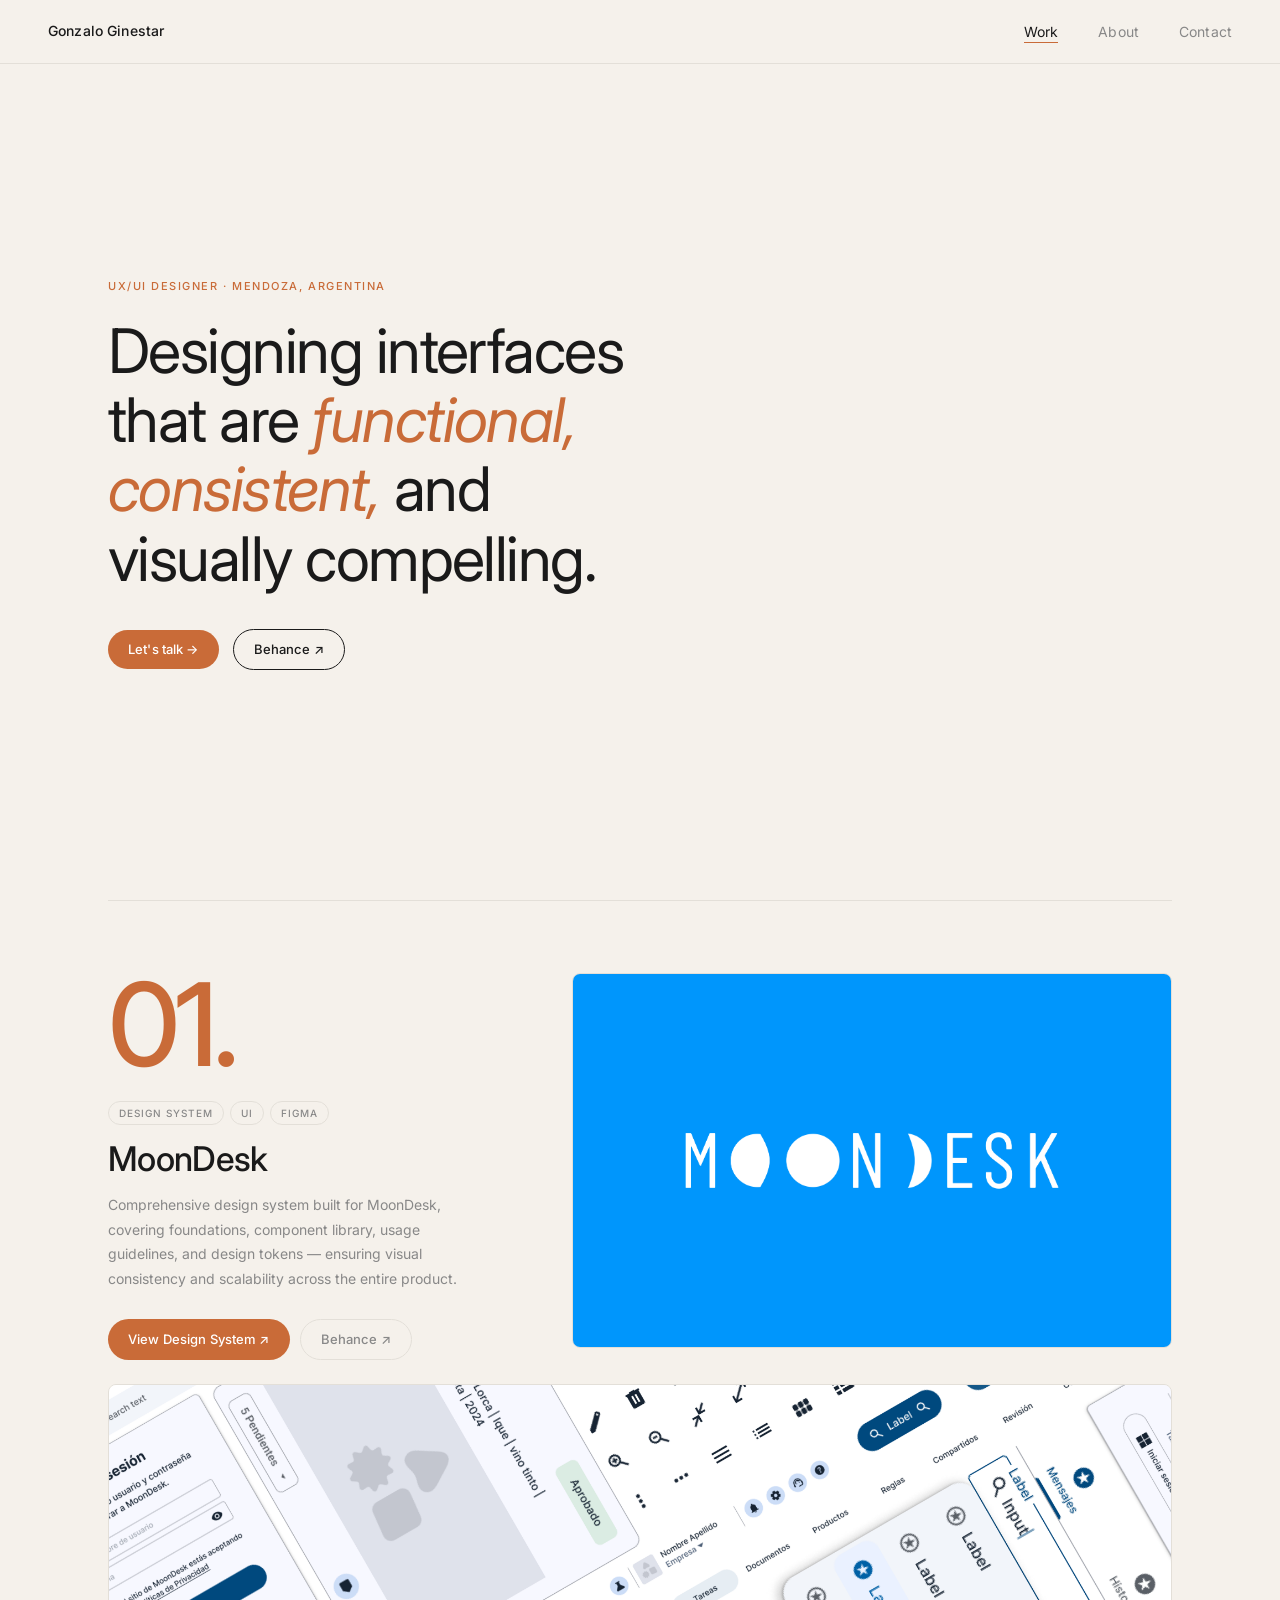
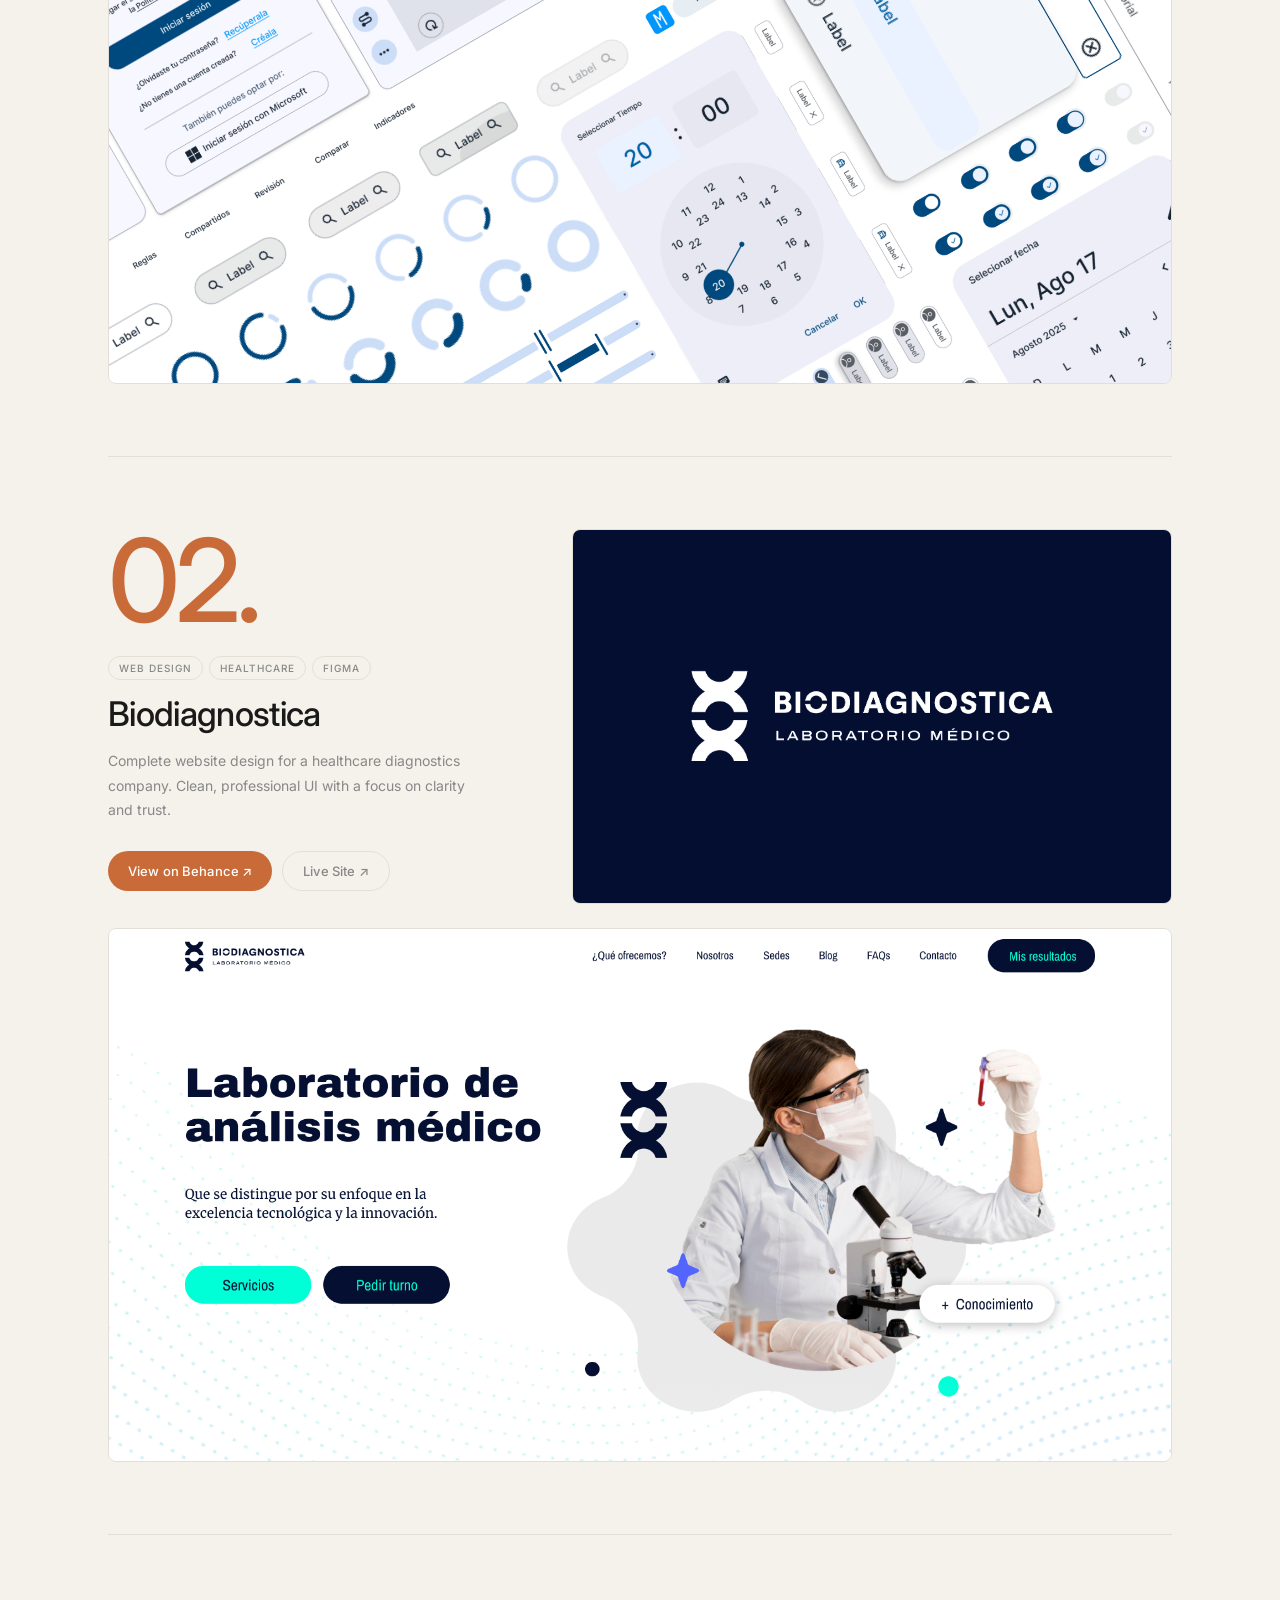
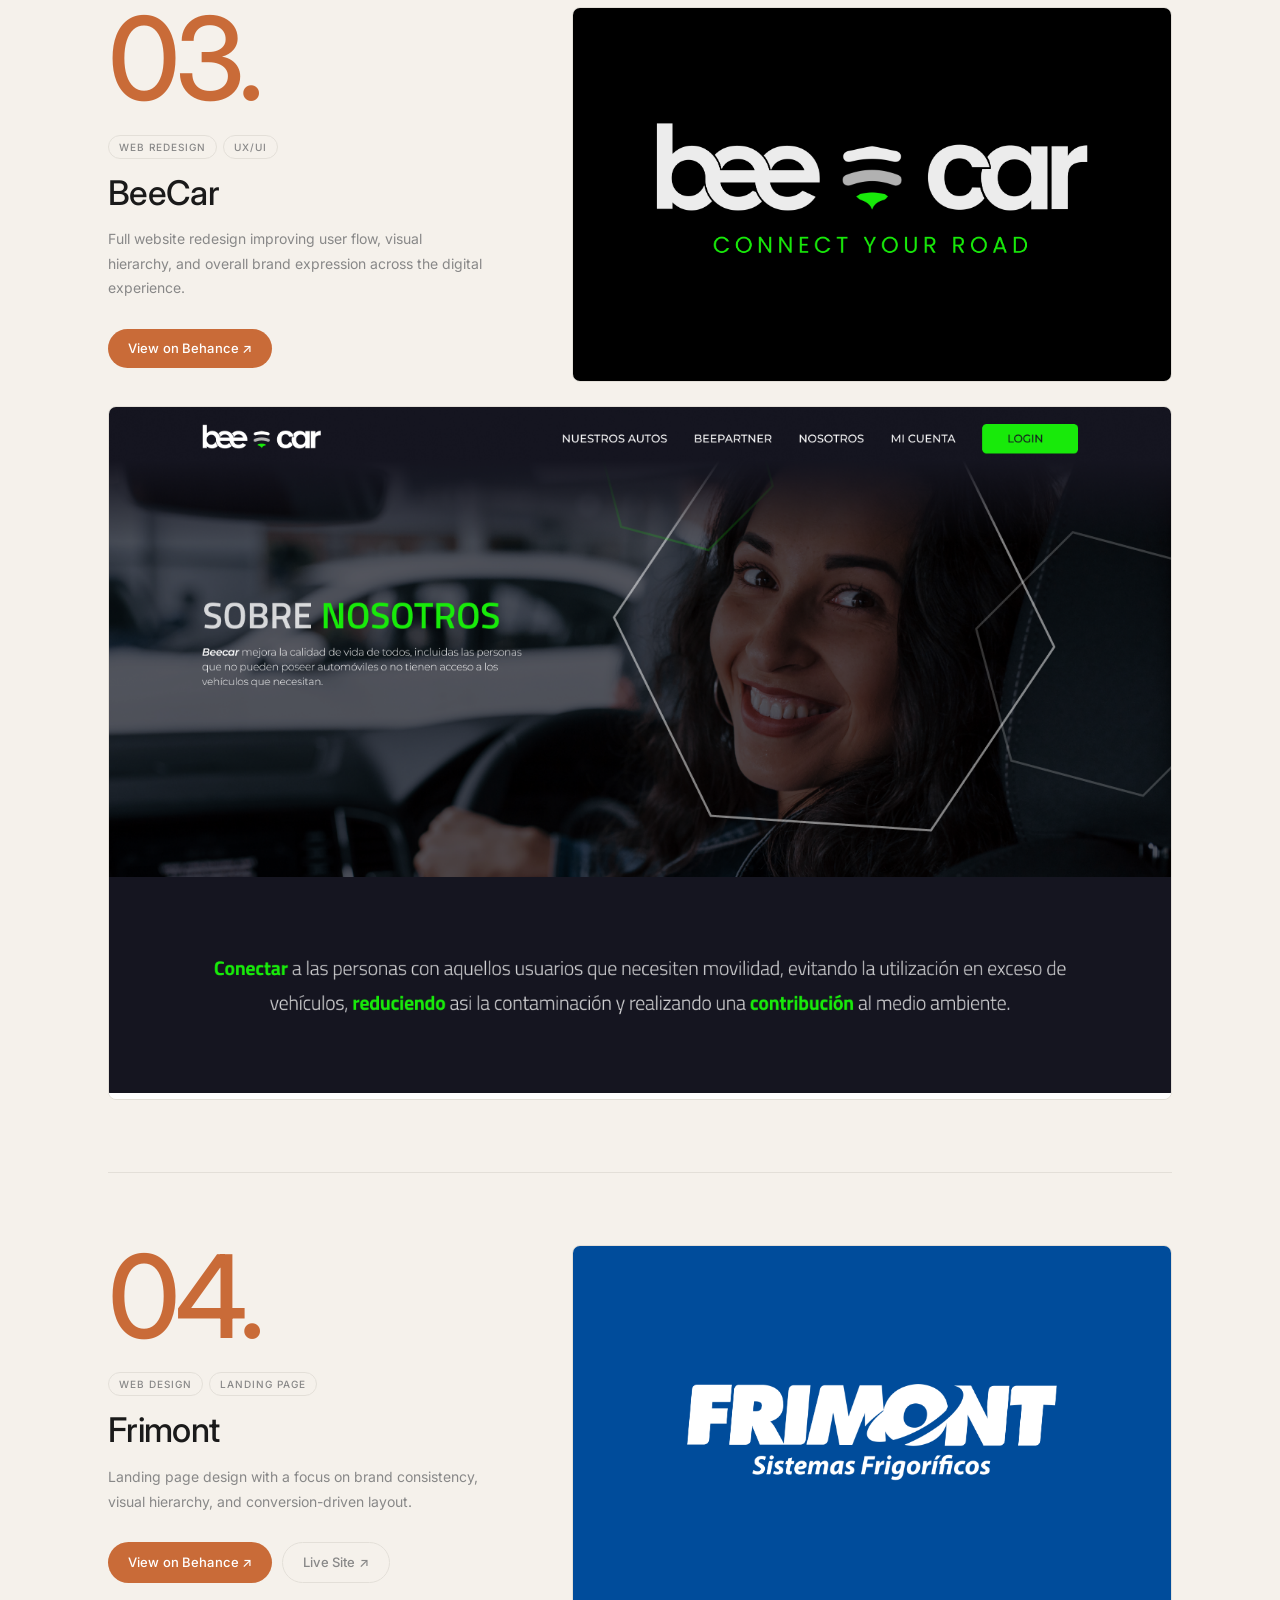
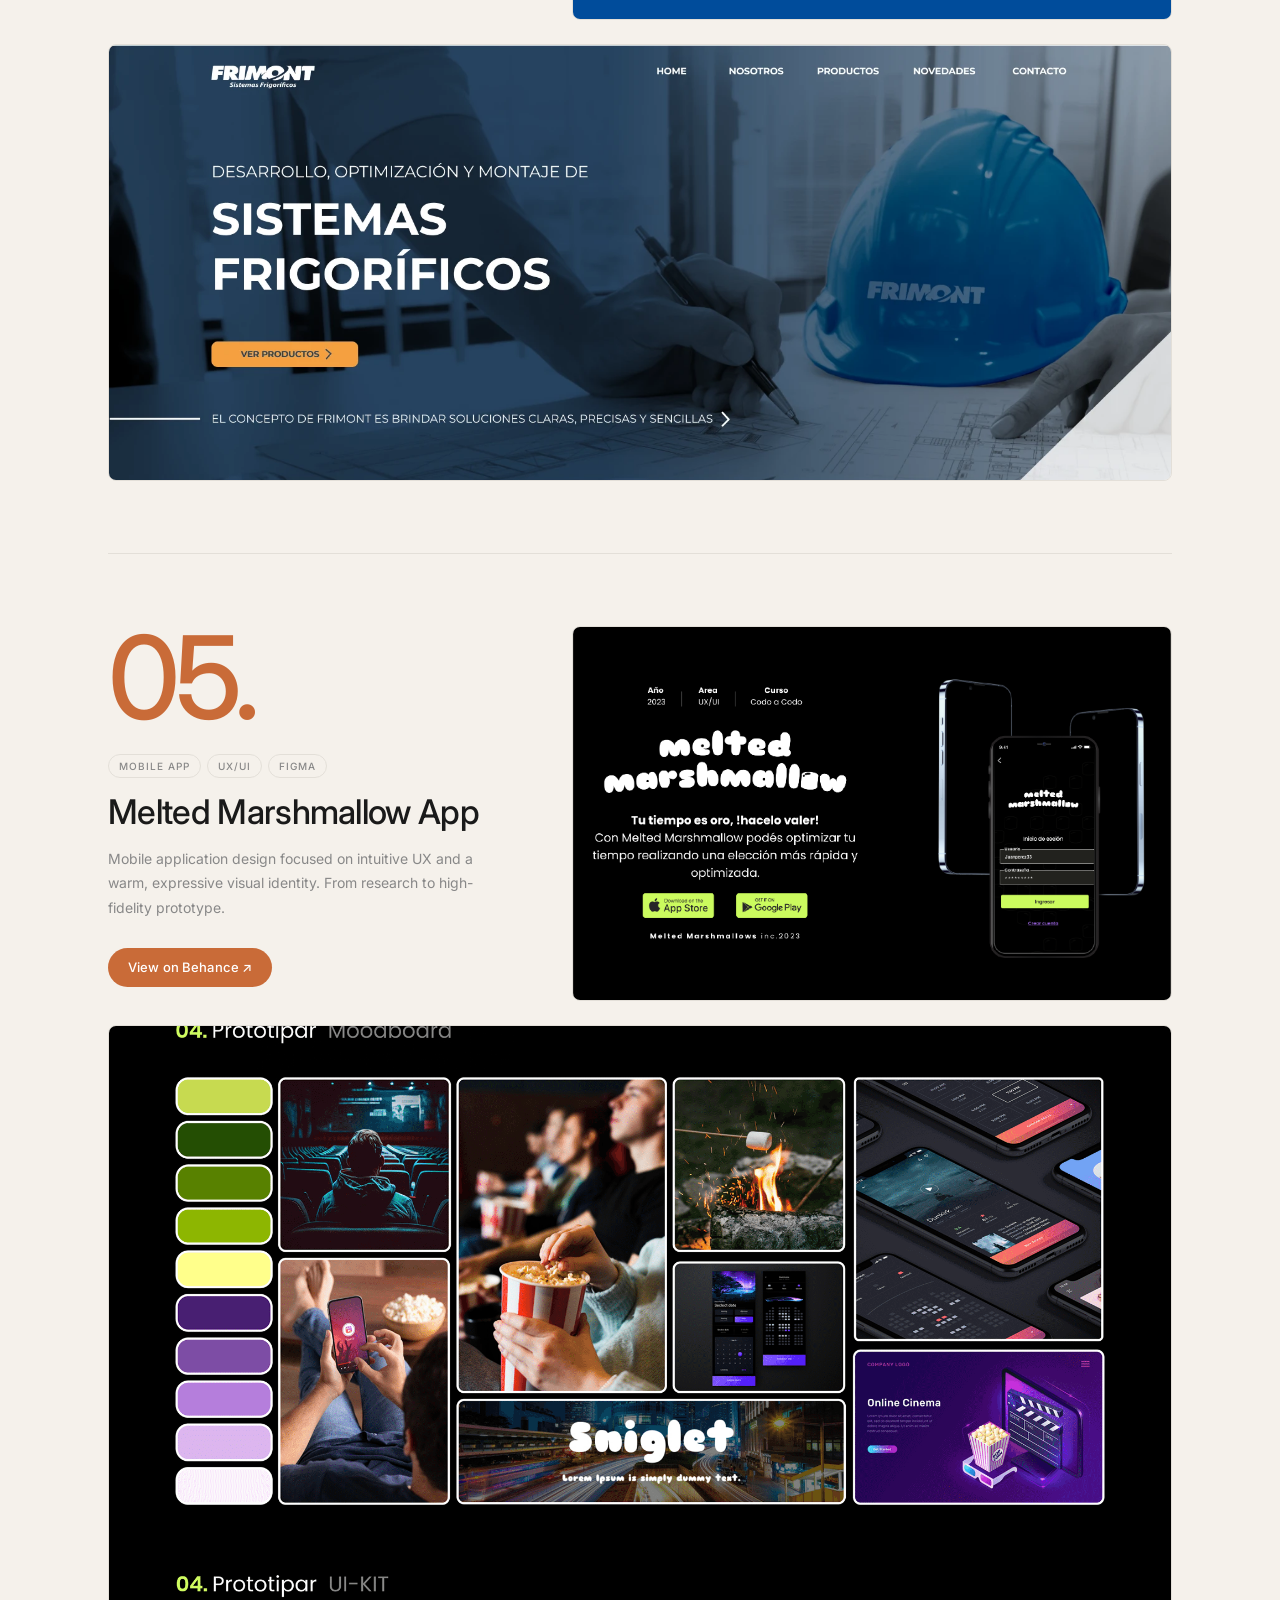
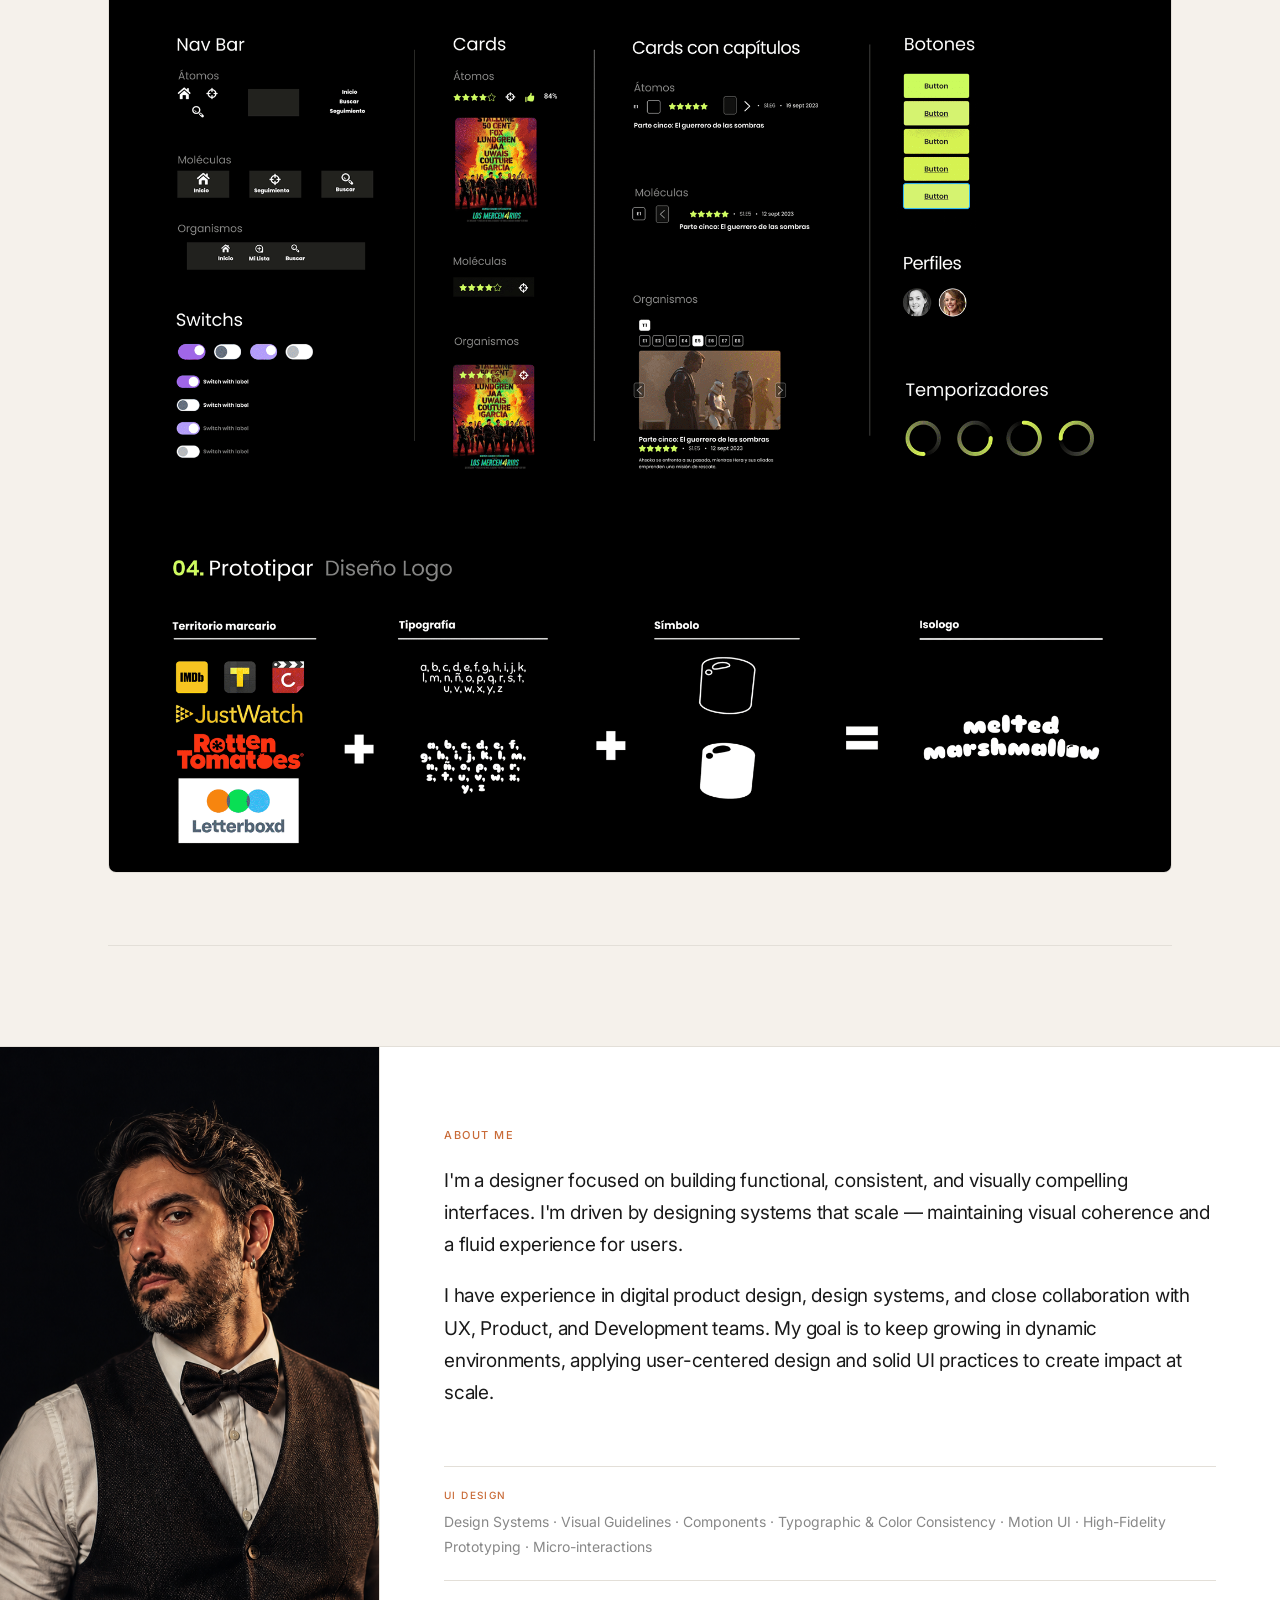
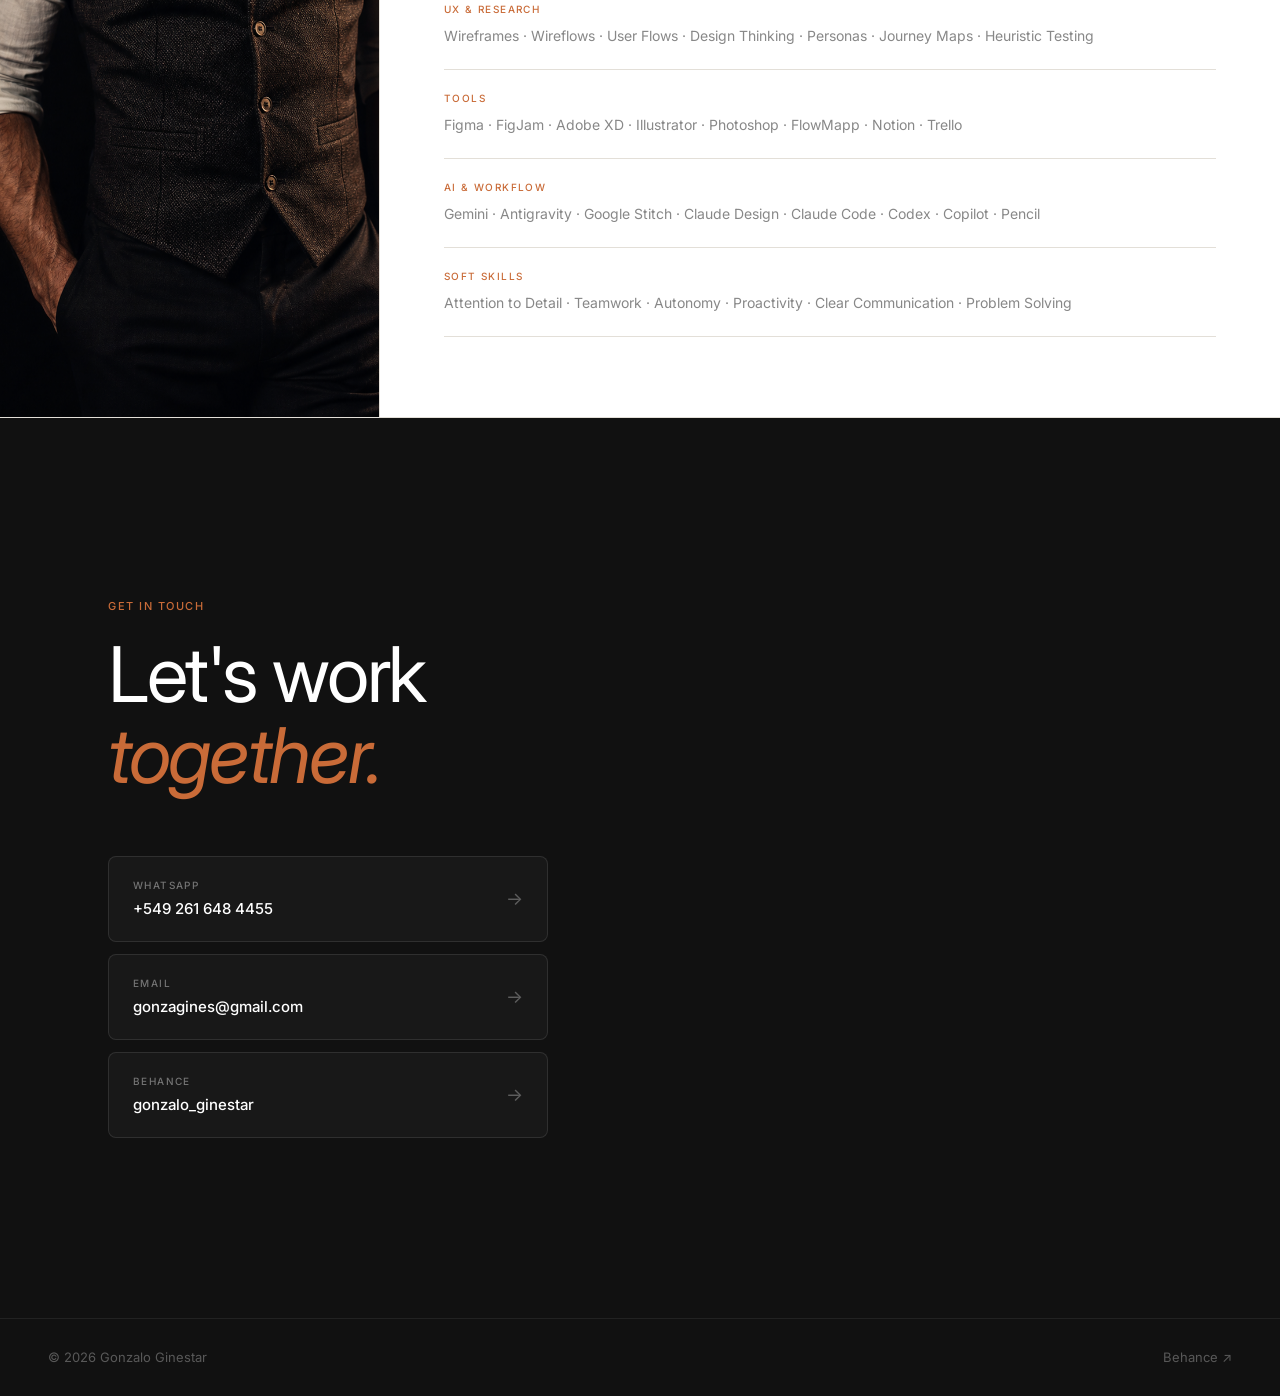
<file: index.html>
<!DOCTYPE html>
<html lang="en">
<head>
  <meta charset="UTF-8">
  <meta name="viewport" content="width=device-width, initial-scale=1.0">
  <title>Gonzalo Ginestar — UX/UI Designer</title>
  <meta name="description" content="UX/UI Designer specializing in digital product design, design systems, and user-centered interfaces.">
  <link rel="preconnect" href="https://fonts.googleapis.com">
  <link rel="preconnect" href="https://fonts.gstatic.com" crossorigin>
  <link href="https://fonts.googleapis.com/css2?family=Inter:ital,wght@0,300;0,400;0,500;1,300;1,400&display=swap" rel="stylesheet">
  <link rel="stylesheet" href="css/style.css">
  <link rel="icon" type="image/svg+xml" href="favicon.svg">
</head>
<body>

  <!-- ── NAV ──────────────────────────────────────────────── -->
  <nav class="nav">
    <a href="#work" class="nav-logo">Gonzalo Ginestar</a>
    <button class="nav-toggle" aria-label="Toggle navigation">
      <span></span><span></span><span></span>
    </button>
    <ul class="nav-links">
      <li><a href="#work" class="active">Work</a></li>
      <li><a href="#about">About</a></li>
      <li><a href="#contact">Contact</a></li>
    </ul>
  </nav>


  <!-- ══════════════════════════════════════════════════════
       WORK
  ══════════════════════════════════════════════════════ -->
  <section id="work">

    <div class="hero">
      <span class="label hero-label">UX/UI Designer · Mendoza, Argentina</span>
      <h1 class="hero-title">
        Designing interfaces<br>
        that are <em>functional,<br>
        consistent,</em> and<br>
        visually compelling.
      </h1>
      <div class="hero-cta">
        <a href="#contact" class="btn btn-primary">Let's talk →</a>
        <a href="https://www.behance.net/gonzalo_ginestar" target="_blank" rel="noopener"
           class="btn btn-outline" style="margin-left:10px">Behance ↗</a>
      </div>
    </div>

    <div class="projects-list">

      <!-- ── 01 · MoonDesk ───────────────────────────────────── -->
      <article class="project-entry reveal">
        <div class="project-top">

          <div class="project-meta">
            <span class="project-number">01.</span>
            <div class="project-tags">
              <span class="tag">Design System</span>
              <span class="tag">UI</span>
              <span class="tag">Figma</span>
            </div>
            <h2 class="project-name">MoonDesk</h2>
            <p class="project-desc">
              Comprehensive design system built for MoonDesk, covering foundations,
              component library, usage guidelines, and design tokens — ensuring
              visual consistency and scalability across the entire product.
            </p>
            <div class="project-links">
              <a href="https://zeroheight.com/0b1aec34e"
                 target="_blank" rel="noopener" class="btn btn-primary">View Design System ↗</a>
              <a href="https://www.behance.net/gonzalo_ginestar"
                 target="_blank" rel="noopener" class="btn btn-secondary">Behance ↗</a>
            </div>
          </div>

          <div class="project-cover-main">
            <img src="images/MoonDesk%20-%20DS/Moondesk-portada.png"
                 alt="MoonDesk Design System — portada">
          </div>

        </div>
        <div class="project-gallery">
          <img src="images/MoonDesk%20-%20DS/Moondesk-hero.png"
               alt="MoonDesk Design System — hero">
        </div>
      </article>


      <!-- ── 02 · Biodiagnostica ──────────────────────────── -->
      <article class="project-entry reveal">
        <div class="project-top">

          <div class="project-meta">
            <span class="project-number">02.</span>
            <div class="project-tags">
              <span class="tag">Web Design</span>
              <span class="tag">Healthcare</span>
              <span class="tag">Figma</span>
            </div>
            <h2 class="project-name">Biodiagnostica</h2>
            <p class="project-desc">
              Complete website design for a healthcare diagnostics company.
              Clean, professional UI with a focus on clarity and trust.
            </p>
            <div class="project-links">
              <a href="https://www.behance.net/gallery/183936853/Diseno-Pagina-Web-Biodiagnostica"
                 target="_blank" rel="noopener" class="btn btn-primary">View on Behance ↗</a>
              <a href="https://biodiagnostica.com.ar"
                 target="_blank" rel="noopener" class="btn btn-secondary">Live Site ↗</a>
            </div>
          </div>

          <div class="project-cover-main">
            <img src="images/Biodiagnostica%20-%20WEB/biodiagnostica-portada.png"
                 alt="Biodiagnostica — portada">
          </div>

        </div>
        <div class="project-gallery">
          <img src="images/Biodiagnostica%20-%20WEB/biodiagnostica-hero.png"
               alt="Biodiagnostica — hero">
        </div>
      </article>


      <!-- ── 03 · BeeCar ──────────────────────────────────── -->
      <article class="project-entry reveal">
        <div class="project-top">

          <div class="project-meta">
            <span class="project-number">03.</span>
            <div class="project-tags">
              <span class="tag">Web Redesign</span>
              <span class="tag">UX/UI</span>
            </div>
            <h2 class="project-name">BeeCar</h2>
            <p class="project-desc">
              Full website redesign improving user flow, visual hierarchy,
              and overall brand expression across the digital experience.
            </p>
            <div class="project-links">
              <a href="https://www.behance.net/gallery/168432683/Rediseno-Web-Beecar"
                 target="_blank" rel="noopener" class="btn btn-primary">View on Behance ↗</a>
            </div>
          </div>

          <div class="project-cover-main">
            <img src="images/BeeCar%20-%20WEB/beecar-portada.png"
                 alt="BeeCar — portada">
          </div>

        </div>
        <div class="project-gallery">
          <img src="images/BeeCar%20-%20WEB/beecar-hero.png"
               alt="BeeCar — hero">
        </div>
      </article>


      <!-- ── 04 · Frimont ─────────────────────────────────── -->
      <article class="project-entry reveal">
        <div class="project-top">

          <div class="project-meta">
            <span class="project-number">04.</span>
            <div class="project-tags">
              <span class="tag">Web Design</span>
              <span class="tag">Landing Page</span>
            </div>
            <h2 class="project-name">Frimont</h2>
            <p class="project-desc">
              Landing page design with a focus on brand consistency,
              visual hierarchy, and conversion-driven layout.
            </p>
            <div class="project-links">
              <a href="https://www.behance.net/gallery/168433325/Diseno-pagina-Web-Frimont"
                 target="_blank" rel="noopener" class="btn btn-primary">View on Behance ↗</a>
              <a href="https://frimont.com"
                 target="_blank" rel="noopener" class="btn btn-secondary">Live Site ↗</a>
            </div>
          </div>

          <div class="project-cover-main">
            <img src="images/Frimont%20-%20WEB/Frimont-portada.png"
                 alt="Frimont — portada">
          </div>

        </div>
        <div class="project-gallery">
          <img src="images/Frimont%20-%20WEB/frimont-hero.png"
               alt="Frimont — hero">
        </div>
      </article>


      <!-- ── 05 · Melted Marshmallow ──────────────────────── -->
      <article class="project-entry reveal">
        <div class="project-top">

          <div class="project-meta">
            <span class="project-number">05.</span>
            <div class="project-tags">
              <span class="tag">Mobile App</span>
              <span class="tag">UX/UI</span>
              <span class="tag">Figma</span>
            </div>
            <h2 class="project-name">Melted Marshmallow App</h2>
            <p class="project-desc">
              Mobile application design focused on intuitive UX and a warm,
              expressive visual identity. From research to high-fidelity prototype.
            </p>
            <div class="project-links">
              <a href="https://www.behance.net/gallery/180407683/Melted-Marshmallow-APP"
                 target="_blank" rel="noopener" class="btn btn-primary">View on Behance ↗</a>
            </div>
          </div>

          <div class="project-cover-main">
            <img src="images/Melted%20Marshmallow%20-%20APP/melted-portada.png"
                 alt="Melted Marshmallow App — portada">
          </div>

        </div>
        <div class="project-gallery">
          <img src="images/Melted%20Marshmallow%20-%20APP/melted-hero.png"
               alt="Melted Marshmallow App — hero">
        </div>
      </article>

    </div>
  </section>


  <!-- ══════════════════════════════════════════════════════
       ABOUT
  ══════════════════════════════════════════════════════ -->
  <section id="about">
    <div class="about-inner">

      <!-- Foto -->
      <!-- Guardá tu foto como: images/gonzalo-profile.jpg -->
      <div class="about-photo-col">
        <img src="images/gonzalo-profile.png" alt="Gonzalo Ginestar"
             onerror="this.style.display='none'">
        <div class="about-photo-placeholder">GG</div>
      </div>

      <!-- Texto + skills -->
      <div class="about-content-col">

        <div class="reveal">
          <span class="label">About me</span>
          <div class="about-intro">
            <p>
              I'm a designer focused on building functional, consistent,
              and visually compelling interfaces. I'm driven by designing
              systems that scale — maintaining visual coherence and a fluid
              experience for users.
            </p>
            <p>
              I have experience in digital product design, design systems,
              and close collaboration with UX, Product, and Development teams.
              My goal is to keep growing in dynamic environments, applying
              user-centered design and solid UI practices to create impact at scale.
            </p>
          </div>
        </div>

        <div class="reveal reveal-delay-1">

          <div class="skill-group">
            <p class="skill-label">UI Design</p>
            <p class="skill-items">Design Systems · Visual Guidelines · Components · Typographic &amp; Color Consistency · Motion UI · High-Fidelity Prototyping · Micro-interactions</p>
          </div>

          <div class="skill-group">
            <p class="skill-label">UX &amp; Research</p>
            <p class="skill-items">Wireframes · Wireflows · User Flows · Design Thinking · Personas · Journey Maps · Heuristic Testing</p>
          </div>

          <div class="skill-group">
            <p class="skill-label">Tools</p>
            <p class="skill-items">Figma · FigJam · Adobe XD · Illustrator · Photoshop · FlowMapp · Notion · Trello</p>
          </div>

          <div class="skill-group">
            <p class="skill-label">AI &amp; Workflow</p>
            <p class="skill-items">Gemini · Antigravity · Google Stitch · Claude Design · Claude Code · Codex · Copilot · Pencil</p>
          </div>

          <div class="skill-group">
            <p class="skill-label">Soft Skills</p>
            <p class="skill-items">Attention to Detail · Teamwork · Autonomy · Proactivity · Clear Communication · Problem Solving</p>
          </div>

        </div>
      </div>

    </div>
  </section>


  <!-- ══════════════════════════════════════════════════════
       CONTACT
  ══════════════════════════════════════════════════════ -->
  <section id="contact">
    <div class="contact-inner">
      <span class="label reveal">Get in touch</span>
      <h2 class="contact-heading reveal reveal-delay-1">
        Let's work<br><em>together.</em>
      </h2>

      <div class="contact-cards reveal reveal-delay-2">

        <a href="https://wa.me/+5492616484455"
           target="_blank" rel="noopener" class="contact-card">
          <div class="contact-card-info">
            <span class="contact-type">WhatsApp</span>
            <span class="contact-value">+549 261 648 4455</span>
          </div>
          <span class="contact-arrow">→</span>
        </a>

        <a href="mailto:gonzagines@gmail.com" class="contact-card">
          <div class="contact-card-info">
            <span class="contact-type">Email</span>
            <span class="contact-value">gonzagines@gmail.com</span>
          </div>
          <span class="contact-arrow">→</span>
        </a>

        <a href="https://www.behance.net/gonzalo_ginestar"
           target="_blank" rel="noopener" class="contact-card">
          <div class="contact-card-info">
            <span class="contact-type">Behance</span>
            <span class="contact-value">gonzalo_ginestar</span>
          </div>
          <span class="contact-arrow">→</span>
        </a>

      </div>
    </div>
  </section>


  <!-- ── FOOTER ────────────────────────────────────────────── -->
  <footer>
    <p>© 2026 Gonzalo Ginestar</p>
    <a href="https://www.behance.net/gonzalo_ginestar" target="_blank" rel="noopener">Behance ↗</a>
  </footer>

  <script src="js/main.js"></script>
</body>
</html>
</file>
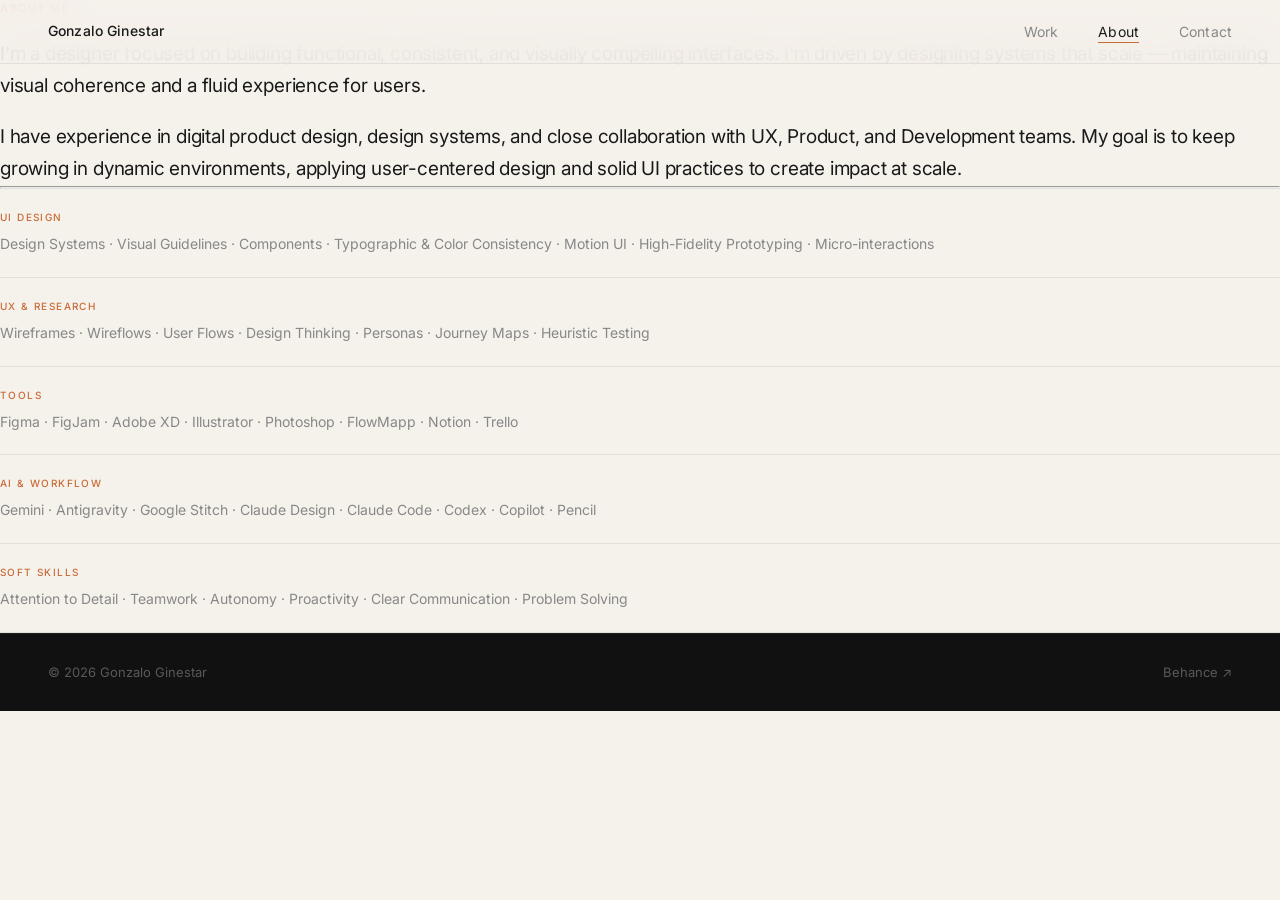
<file: about.html>
<!DOCTYPE html>
<html lang="en">
<head>
  <meta charset="UTF-8">
  <meta name="viewport" content="width=device-width, initial-scale=1.0">
  <title>About — Gonzalo Ginestar</title>
  <meta name="description" content="UX/UI Designer with experience in digital product design, design systems, and user-centered interfaces.">
  <link rel="preconnect" href="https://fonts.googleapis.com">
  <link rel="preconnect" href="https://fonts.gstatic.com" crossorigin>
  <link href="https://fonts.googleapis.com/css2?family=Inter:wght@300;400;500&display=swap" rel="stylesheet">
  <link rel="stylesheet" href="css/style.css">
</head>
<body>

  <nav class="nav">
    <a href="index.html" class="nav-logo">Gonzalo Ginestar</a>
    <button class="nav-toggle" aria-label="Toggle navigation">
      <span></span>
      <span></span>
      <span></span>
    </button>
    <ul class="nav-links">
      <li><a href="index.html">Work</a></li>
      <li><a href="about.html" class="active">About</a></li>
      <li><a href="contact.html">Contact</a></li>
    </ul>
  </nav>

  <main>

    <section class="about-hero">
      <p class="label">About me</p>
      <div class="about-intro">
        <p>
          I'm a designer focused on building functional, consistent,
          and visually compelling interfaces. I'm driven by designing
          systems that scale — maintaining visual coherence and a fluid
          experience for users.
        </p>
        <p>
          I have experience in digital product design, design systems,
          and close collaboration with UX, Product, and Development teams.
          My goal is to keep growing in dynamic environments, applying
          user-centered design and solid UI practices to create impact at scale.
        </p>
      </div>
    </section>

    <section class="skills-section">
      <hr class="section-divider">
      <div class="skills-grid">

        <div class="skill-group">
          <p class="skill-label">UI Design</p>
          <p class="skill-items">
            Design Systems · Visual Guidelines · Components ·
            Typographic &amp; Color Consistency · Motion UI ·
            High-Fidelity Prototyping · Micro-interactions
          </p>
        </div>

        <div class="skill-group">
          <p class="skill-label">UX &amp; Research</p>
          <p class="skill-items">
            Wireframes · Wireflows · User Flows · Design Thinking ·
            Personas · Journey Maps · Heuristic Testing
          </p>
        </div>

        <div class="skill-group">
          <p class="skill-label">Tools</p>
          <p class="skill-items">
            Figma · FigJam · Adobe XD · Illustrator ·
            Photoshop · FlowMapp · Notion · Trello
          </p>
        </div>

        <div class="skill-group">
          <p class="skill-label">AI &amp; Workflow</p>
          <p class="skill-items">
            Gemini · Antigravity · Google Stitch · Claude Design ·
            Claude Code · Codex · Copilot · Pencil
          </p>
        </div>

        <div class="skill-group">
          <p class="skill-label">Soft Skills</p>
          <p class="skill-items">
            Attention to Detail · Teamwork · Autonomy ·
            Proactivity · Clear Communication · Problem Solving
          </p>
        </div>

      </div>
    </section>

  </main>

  <footer>
    <p>© 2026 Gonzalo Ginestar</p>
    <a href="https://www.behance.net/gonzalo_ginestar" target="_blank" rel="noopener">Behance ↗</a>
  </footer>

  <script src="js/main.js"></script>
</body>
</html>
</file>
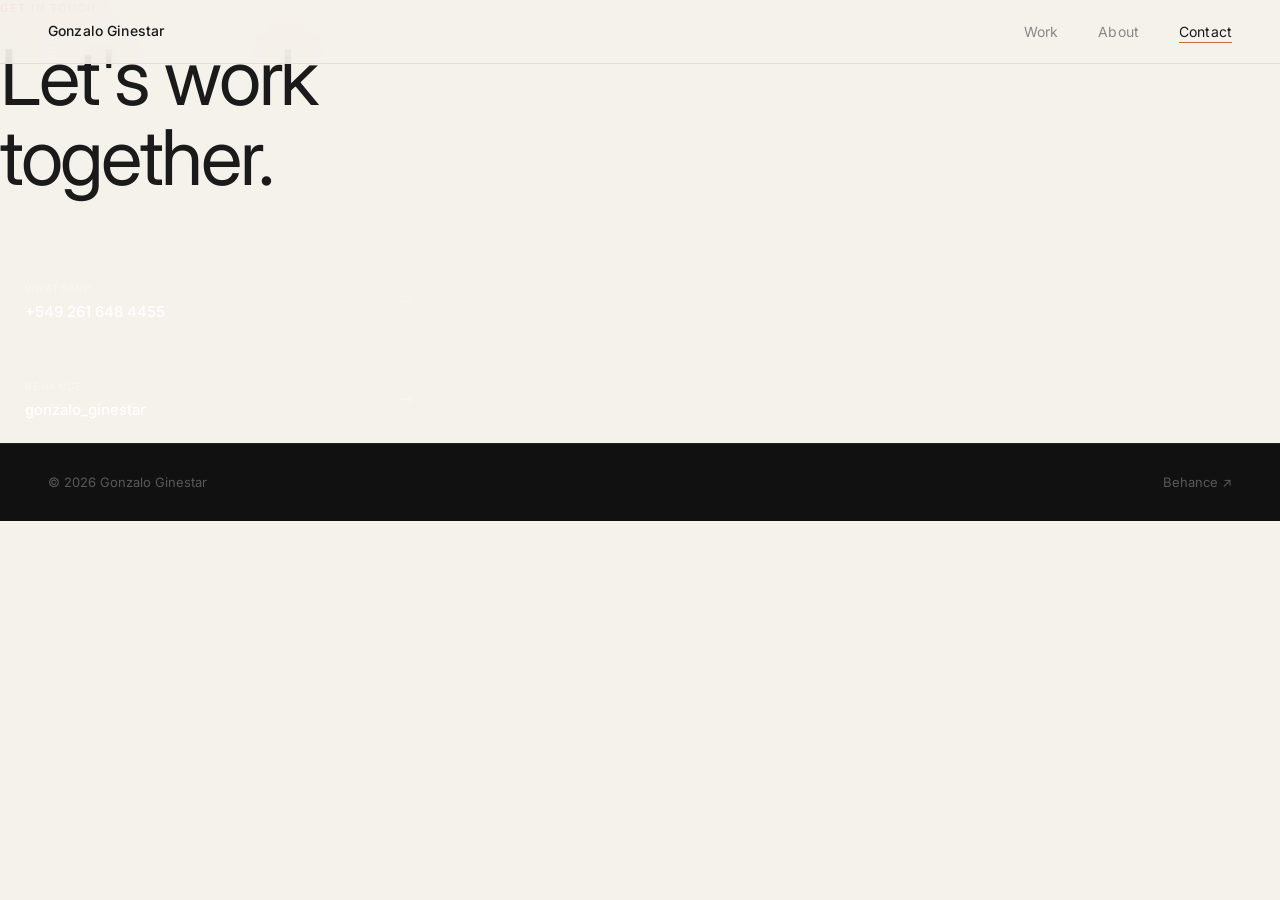
<file: contact.html>
<!DOCTYPE html>
<html lang="en">
<head>
  <meta charset="UTF-8">
  <meta name="viewport" content="width=device-width, initial-scale=1.0">
  <title>Contact — Gonzalo Ginestar</title>
  <meta name="description" content="Get in touch with Gonzalo Ginestar, UX/UI Designer.">
  <link rel="preconnect" href="https://fonts.googleapis.com">
  <link rel="preconnect" href="https://fonts.gstatic.com" crossorigin>
  <link href="https://fonts.googleapis.com/css2?family=Inter:wght@300;400;500&display=swap" rel="stylesheet">
  <link rel="stylesheet" href="css/style.css">
</head>
<body>

  <nav class="nav">
    <a href="index.html" class="nav-logo">Gonzalo Ginestar</a>
    <button class="nav-toggle" aria-label="Toggle navigation">
      <span></span>
      <span></span>
      <span></span>
    </button>
    <ul class="nav-links">
      <li><a href="index.html">Work</a></li>
      <li><a href="about.html">About</a></li>
      <li><a href="contact.html" class="active">Contact</a></li>
    </ul>
  </nav>

  <main>
    <section class="contact-section">
      <p class="label">Get in touch</p>
      <h1 class="contact-heading">Let's work<br>together.</h1>

      <div class="contact-cards">

        <a href="https://wa.me/+5492616484455"
           target="_blank" rel="noopener"
           class="contact-card">
          <div class="contact-card-info">
            <span class="contact-type">WhatsApp</span>
            <span class="contact-value">+549 261 648 4455</span>
          </div>
          <span class="contact-arrow">→</span>
        </a>

        <a href="https://www.behance.net/gonzalo_ginestar"
           target="_blank" rel="noopener"
           class="contact-card">
          <div class="contact-card-info">
            <span class="contact-type">Behance</span>
            <span class="contact-value">gonzalo_ginestar</span>
          </div>
          <span class="contact-arrow">→</span>
        </a>

      </div>
    </section>
  </main>

  <footer>
    <p>© 2026 Gonzalo Ginestar</p>
    <a href="https://www.behance.net/gonzalo_ginestar" target="_blank" rel="noopener">Behance ↗</a>
  </footer>

  <script src="js/main.js"></script>
</body>
</html>
</file>
<file: css/style.css>
/* ============================================================
   Gonzalo Ginestar — Portfolio (single-page)
   ============================================================ */

*, *::before, *::after {
  box-sizing: border-box;
  margin: 0;
  padding: 0;
}

:root {
  --bg:           #F5F1EB;
  --surface:      #FFFFFF;
  --dark:         #111111;
  --text-1:       #1A1A1A;
  --text-2:       #888888;
  --border:       #E3DFD8;
  --accent:       #C96B38;
  --accent-light: #F8EDE3;
  --radius:       8px;
  --ease:         0.25s ease;
  --max-w:        1160px;
  --nav-h:        64px;
}

html { scroll-behavior: smooth; }

body {
  font-family: 'Inter', -apple-system, BlinkMacSystemFont, 'Segoe UI', sans-serif;
  background: var(--bg);
  color: var(--text-1);
  font-size: 16px;
  line-height: 1.6;
  -webkit-font-smoothing: antialiased;
}

a { color: inherit; text-decoration: none; }
img { max-width: 100%; display: block; }


/* ============================================================
   SCROLL REVEAL
   ============================================================ */

.reveal {
  opacity: 0;
  transform: translateY(28px);
  transition: opacity 0.65s ease, transform 0.65s ease;
}
.reveal.visible       { opacity: 1; transform: translateY(0); }
.reveal-delay-1       { transition-delay: 0.08s; }
.reveal-delay-2       { transition-delay: 0.16s; }
.reveal-delay-3       { transition-delay: 0.24s; }
.reveal-delay-4       { transition-delay: 0.32s; }


/* ============================================================
   NAV
   ============================================================ */

.nav {
  position: fixed;
  top: 0; left: 0; right: 0;
  height: var(--nav-h);
  background: rgba(245, 241, 235, 0.88);
  backdrop-filter: blur(18px);
  -webkit-backdrop-filter: blur(18px);
  border-bottom: 1px solid var(--border);
  z-index: 100;
  display: flex;
  align-items: center;
  justify-content: space-between;
  padding: 0 48px;
}

.nav-logo {
  font-size: 14px;
  font-weight: 500;
  letter-spacing: 0.01em;
}

.nav-links {
  display: flex;
  gap: 40px;
  list-style: none;
}

.nav-links a {
  font-size: 14px;
  color: var(--text-2);
  transition: color var(--ease);
  letter-spacing: 0.01em;
  position: relative;
}

.nav-links a::after {
  content: '';
  position: absolute;
  bottom: -3px; left: 0;
  width: 100%; height: 1px;
  background: var(--accent);
  transform: scaleX(0);
  transform-origin: left;
  transition: transform 0.3s ease;
}

.nav-links a:hover,
.nav-links a.active        { color: var(--text-1); }
.nav-links a:hover::after,
.nav-links a.active::after { transform: scaleX(1); }

.nav-toggle {
  display: none;
  background: none;
  border: none;
  cursor: pointer;
  flex-direction: column;
  gap: 5px;
  padding: 6px 2px;
}
.nav-toggle span {
  display: block;
  width: 22px; height: 1.5px;
  background: var(--text-1);
  transition: all var(--ease);
}


/* ============================================================
   SECTION BASE
   ============================================================ */

section { scroll-margin-top: var(--nav-h); }

.label {
  display: block;
  font-size: 11px;
  font-weight: 500;
  text-transform: uppercase;
  letter-spacing: 0.14em;
  color: var(--accent);
  margin-bottom: 20px;
}


/* ============================================================
   HERO
   ============================================================ */

#work {
  padding-top: var(--nav-h);
  background: var(--bg);
}

.hero {
  min-height: calc(100vh - var(--nav-h));
  display: flex;
  flex-direction: column;
  justify-content: center;
  padding: 48px 48px 64px;
  max-width: var(--max-w);
  margin: 0 auto;
}

.hero-label  { animation: fadeUp 0.7s ease both; }
.hero-title  { animation: fadeUp 0.7s 0.12s ease both; }
.hero-cta    { animation: fadeUp 0.7s 0.24s ease both; margin-top: 36px; }

.hero-title {
  font-size: clamp(34px, 4.8vw, 64px);
  font-weight: 400;
  line-height: 1.13;
  letter-spacing: -0.025em;
  max-width: 780px;
}
.hero-title em { font-style: italic; color: var(--accent); }

@keyframes fadeUp {
  from { opacity: 0; transform: translateY(24px); }
  to   { opacity: 1; transform: translateY(0); }
}


/* ============================================================
   PROJECTS — case-study layout
   ============================================================ */

.projects-list {
  padding: 0 48px 100px;
  max-width: var(--max-w);
  margin: 0 auto;
}

/* Each project entry */
.project-entry {
  padding: 72px 0;
  border-top: 1px solid var(--border);
}
.project-entry:last-child { border-bottom: 1px solid var(--border); }

/* Top row: meta left / cover right */
.project-top {
  display: grid;
  grid-template-columns: 1fr 1.5fr;
  gap: 64px;
  align-items: start;
  margin-bottom: 24px;
}

/* Left column */
.project-meta { display: flex; flex-direction: column; }

.project-number {
  font-size: clamp(72px, 9vw, 128px);
  font-weight: 500;
  letter-spacing: -0.045em;
  line-height: 0.9;
  color: var(--accent);
  margin-bottom: 24px;
}

.project-tags {
  display: flex;
  gap: 6px;
  flex-wrap: wrap;
  margin-bottom: 14px;
}

.tag {
  font-size: 10px;
  font-weight: 500;
  text-transform: uppercase;
  letter-spacing: 0.1em;
  color: var(--text-2);
  background: var(--bg);
  padding: 3px 10px;
  border-radius: 100px;
  border: 1px solid var(--border);
}

.project-name {
  font-size: clamp(22px, 2.8vw, 34px);
  font-weight: 500;
  letter-spacing: -0.02em;
  line-height: 1.2;
  margin-bottom: 14px;
}

.project-desc {
  font-size: 14px;
  color: var(--text-2);
  line-height: 1.75;
  max-width: 380px;
  margin-bottom: 28px;
}

.project-links {
  display: flex;
  gap: 10px;
  flex-wrap: wrap;
}

/* Right column — main cover */
.project-cover-main {
  border-radius: var(--radius);
  overflow: hidden;
  aspect-ratio: 16 / 10;
  border: 1px solid var(--border);
}
.project-cover-main img {
  width: 100%; height: 100%;
  object-fit: cover;
  transition: transform 0.5s ease;
}
.project-cover-main:hover img { transform: scale(1.03); }

/* Gallery row below */
.project-gallery {
  display: grid;
  grid-template-columns: repeat(auto-fit, minmax(260px, 1fr));
  gap: 16px;
}
.project-gallery img {
  width: 100%;
  height: auto;
  display: block;
  border-radius: var(--radius);
  border: 1px solid var(--border);
  transition: transform 0.4s ease;
}
.project-gallery img:hover { transform: scale(1.015); }


/* ============================================================
   BUTTONS
   ============================================================ */

.btn {
  display: inline-flex;
  align-items: center;
  gap: 5px;
  font-size: 13px;
  font-weight: 500;
  padding: 9px 20px;
  border-radius: 100px;
  transition: all var(--ease);
  white-space: nowrap;
  letter-spacing: 0.01em;
}
.btn-primary            { background: var(--accent); color: #fff; }
.btn-primary:hover      { background: #b85b2e; }
.btn-secondary          { border: 1px solid var(--border); color: var(--text-2); }
.btn-secondary:hover    { border-color: var(--accent); color: var(--accent); }
.btn-outline            { border: 1px solid var(--text-1); color: var(--text-1); }
.btn-outline:hover      { background: var(--text-1); color: #fff; }


/* ============================================================
   ABOUT  (#about)  — photo + text + skills
   ============================================================ */

#about {
  background: var(--surface);
  border-top: 1px solid var(--border);
  border-bottom: 1px solid var(--border);
  min-height: 100vh;
}

.about-inner {
  display: grid;
  grid-template-columns: 380px 1fr;
  min-height: 100vh;
}

/* Photo column */
.about-photo-col {
  overflow: hidden;
  border-right: 1px solid var(--border);
  position: relative;
  background: #111;
}
.about-photo-col img {
  position: absolute;
  inset: 0;
  width: 100%;
  height: 100%;
  object-fit: cover;
  object-position: top center;
  z-index: 1;
}
/* Placeholder shown when no photo */
.about-photo-placeholder {
  position: absolute;
  inset: 0;
  z-index: 0;
  display: flex;
  align-items: center;
  justify-content: center;
  background: #1A1A1A;
  color: rgba(255,255,255,0.12);
  font-size: 72px;
  font-weight: 500;
  letter-spacing: -0.03em;
}

/* Content column */
.about-content-col {
  padding: 80px 64px;
  display: flex;
  flex-direction: column;
  justify-content: center;
  gap: 56px;
}

.about-intro {
  font-size: clamp(16px, 1.8vw, 19px);
  font-weight: 400;
  line-height: 1.7;
  letter-spacing: -0.01em;
  color: var(--text-1);
}
.about-intro p + p { margin-top: 1em; }

/* Skills */
.skill-group {
  padding: 20px 0;
  border-top: 1px solid var(--border);
}
.skill-group:last-child { border-bottom: 1px solid var(--border); }

.skill-label {
  font-size: 10px;
  font-weight: 500;
  text-transform: uppercase;
  letter-spacing: 0.14em;
  color: var(--accent);
  margin-bottom: 6px;
}
.skill-items {
  font-size: 14px;
  color: var(--text-2);
  line-height: 1.85;
}


/* ============================================================
   CONTACT  (#contact)
   ============================================================ */

#contact { background: var(--dark); color: #fff; min-height: 100vh; }

.contact-inner {
  min-height: 100vh;
  display: flex;
  flex-direction: column;
  justify-content: center;
  padding: 80px 48px;
  max-width: var(--max-w);
  margin: 0 auto;
}

#contact .label { color: var(--accent); }

.contact-heading {
  font-size: clamp(40px, 6vw, 80px);
  font-weight: 400;
  letter-spacing: -0.03em;
  line-height: 1.05;
  max-width: 560px;
  margin-bottom: 60px;
}
.contact-heading em { font-style: italic; color: var(--accent); }

.contact-cards {
  display: flex;
  flex-direction: column;
  gap: 12px;
  max-width: 440px;
}

.contact-card {
  display: flex;
  align-items: center;
  justify-content: space-between;
  padding: 20px 24px;
  border: 1px solid rgba(255,255,255,0.10);
  border-radius: var(--radius);
  background: rgba(255,255,255,0.03);
  color: #fff;
  transition: border-color var(--ease), background var(--ease), transform var(--ease);
}
.contact-card:hover {
  border-color: var(--accent);
  background: rgba(201,107,56,0.08);
  transform: translateX(5px);
}

.contact-card-info { display: flex; flex-direction: column; gap: 4px; }

.contact-type {
  font-size: 10px;
  font-weight: 500;
  text-transform: uppercase;
  letter-spacing: 0.14em;
  color: rgba(255,255,255,0.40);
}
.contact-value { font-size: 15px; font-weight: 500; }

.contact-arrow {
  font-size: 18px;
  color: rgba(255,255,255,0.30);
  transition: transform var(--ease), color var(--ease);
}
.contact-card:hover .contact-arrow {
  transform: translateX(4px);
  color: var(--accent);
}


/* ============================================================
   FOOTER
   ============================================================ */

footer {
  background: var(--dark);
  border-top: 1px solid rgba(255,255,255,0.07);
  padding: 28px 48px;
  display: flex;
  justify-content: space-between;
  align-items: center;
}
footer p    { font-size: 13px; color: rgba(255,255,255,0.30); }
footer a    { font-size: 13px; color: rgba(255,255,255,0.30); transition: color var(--ease); }
footer a:hover { color: var(--accent); }


/* ============================================================
   RESPONSIVE
   ============================================================ */

@media (max-width: 1024px) {
  .project-top {
    grid-template-columns: 1fr 1.2fr;
    gap: 40px;
  }
}

@media (max-width: 900px) {
  .about-inner {
    grid-template-columns: 1fr;
    min-height: unset;
  }
  #about { min-height: unset; }
  .about-photo-col {
    height: 520px;
    border-right: none;
    border-bottom: 1px solid var(--border);
  }
  .about-content-col {
    padding: 60px 40px;
    justify-content: flex-start;
  }
}

@media (max-width: 768px) {
  .nav { padding: 0 20px; }
  .nav-toggle { display: flex; }
  .nav-links {
    display: none;
    position: absolute;
    top: var(--nav-h);
    left: 0; right: 0;
    background: var(--bg);
    border-bottom: 1px solid var(--border);
    flex-direction: column;
    padding: 20px 20px 24px;
    gap: 20px;
  }
  .nav-links.open { display: flex; }

  .hero {
    min-height: calc(100vh - var(--nav-h));
    padding: 48px 20px;
    justify-content: center;
  }

  .projects-list { padding: 0 20px 60px; }

  .project-top {
    grid-template-columns: 1fr;
    gap: 28px;
  }

  .project-number {
    font-size: clamp(56px, 18vw, 80px);
    margin-bottom: 16px;
  }

  .project-gallery {
    grid-template-columns: 1fr;
  }

  .about-photo-col { height: 360px; }
  .about-content-col { padding: 48px 20px; }

  .contact-inner {
    min-height: 100vh;
    padding: 60px 20px;
    justify-content: center;
  }
  .contact-cards { max-width: 100%; }

  footer {
    padding: 24px 20px;
    flex-direction: column;
    gap: 8px;
    text-align: center;
  }
}
</file>
